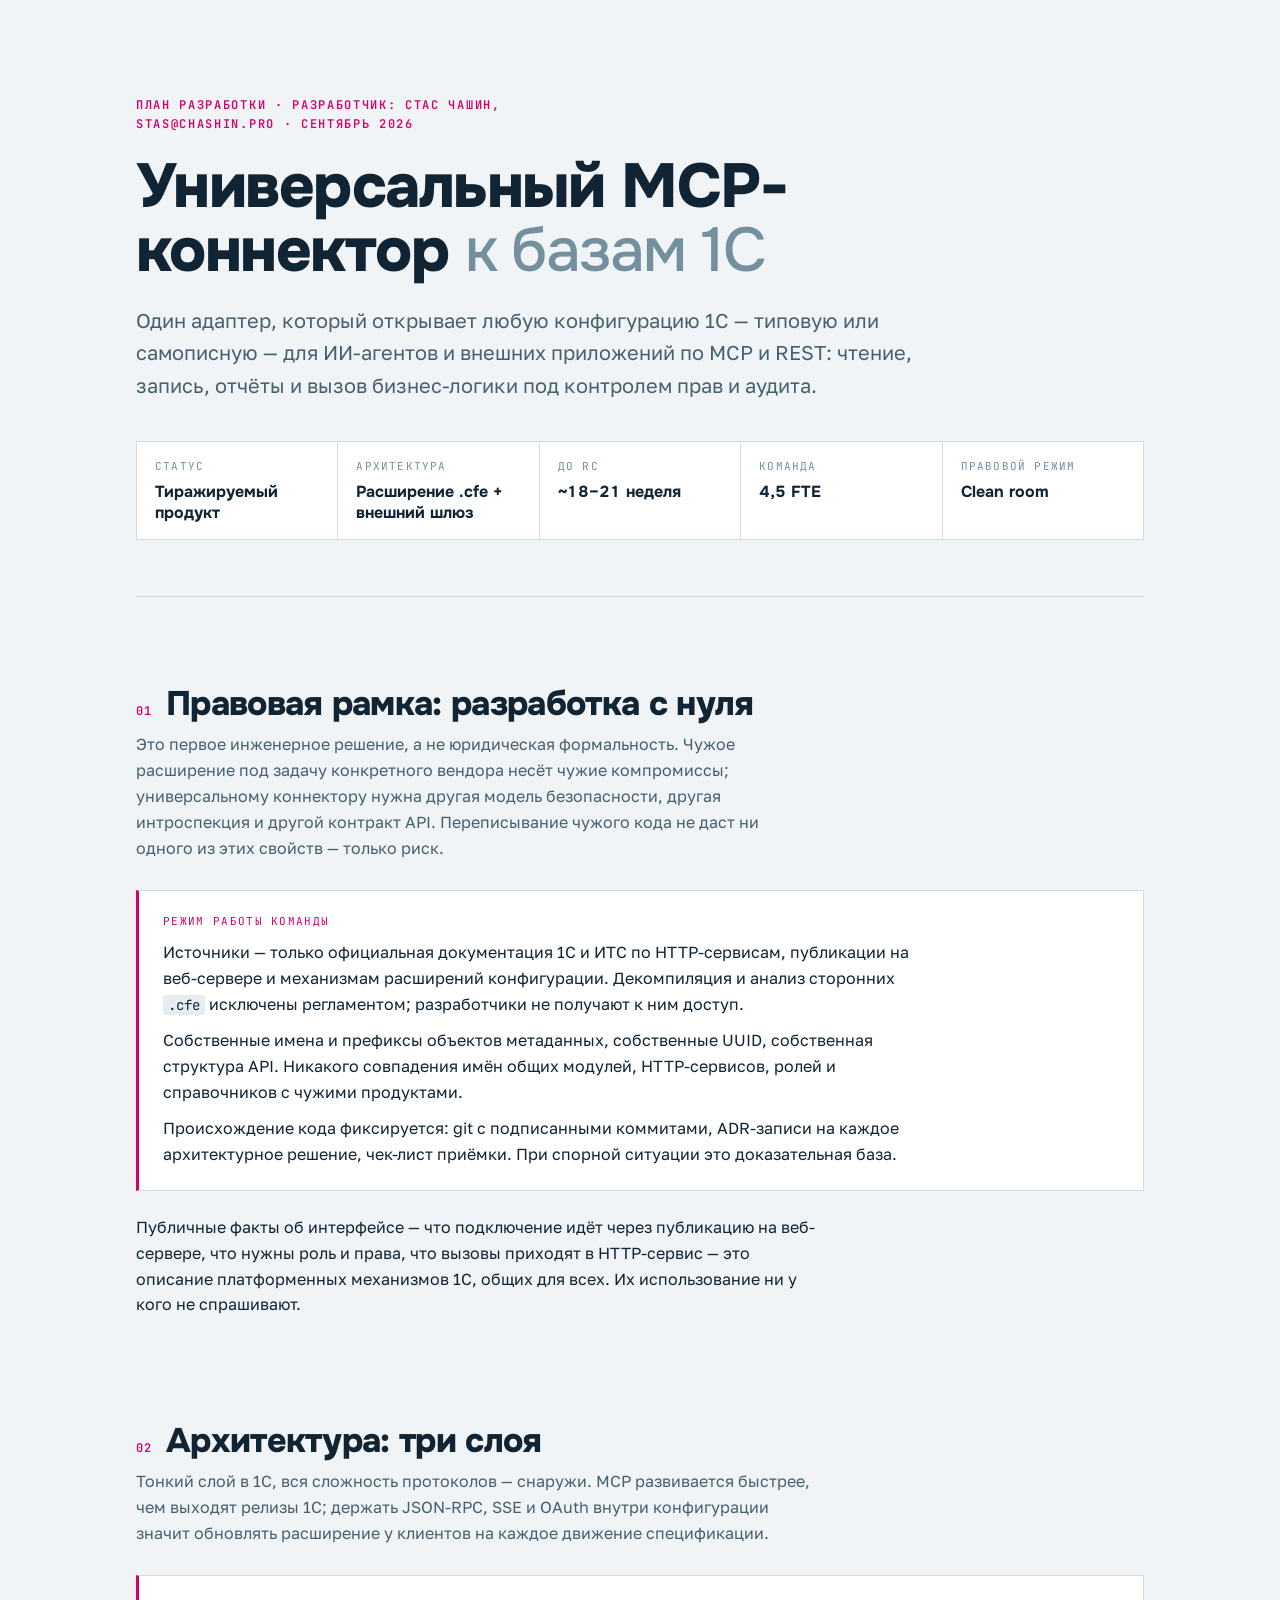
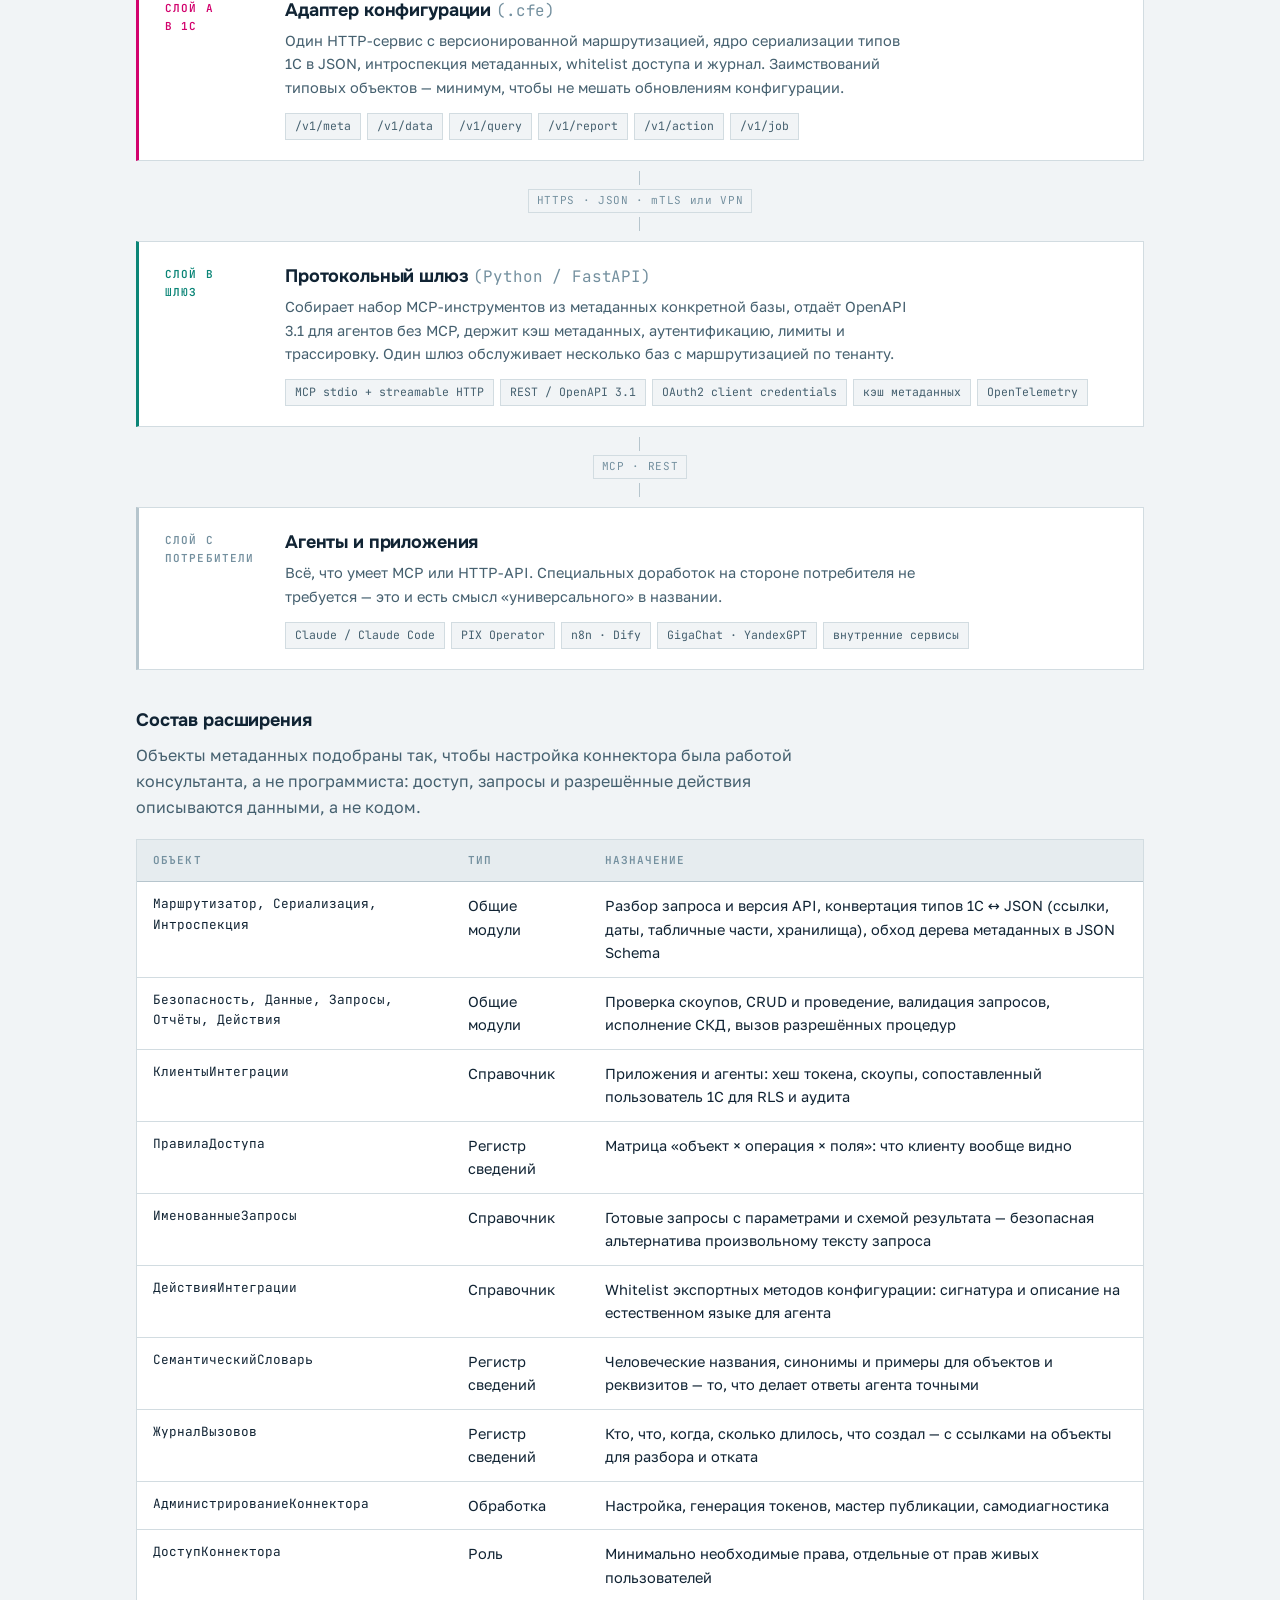
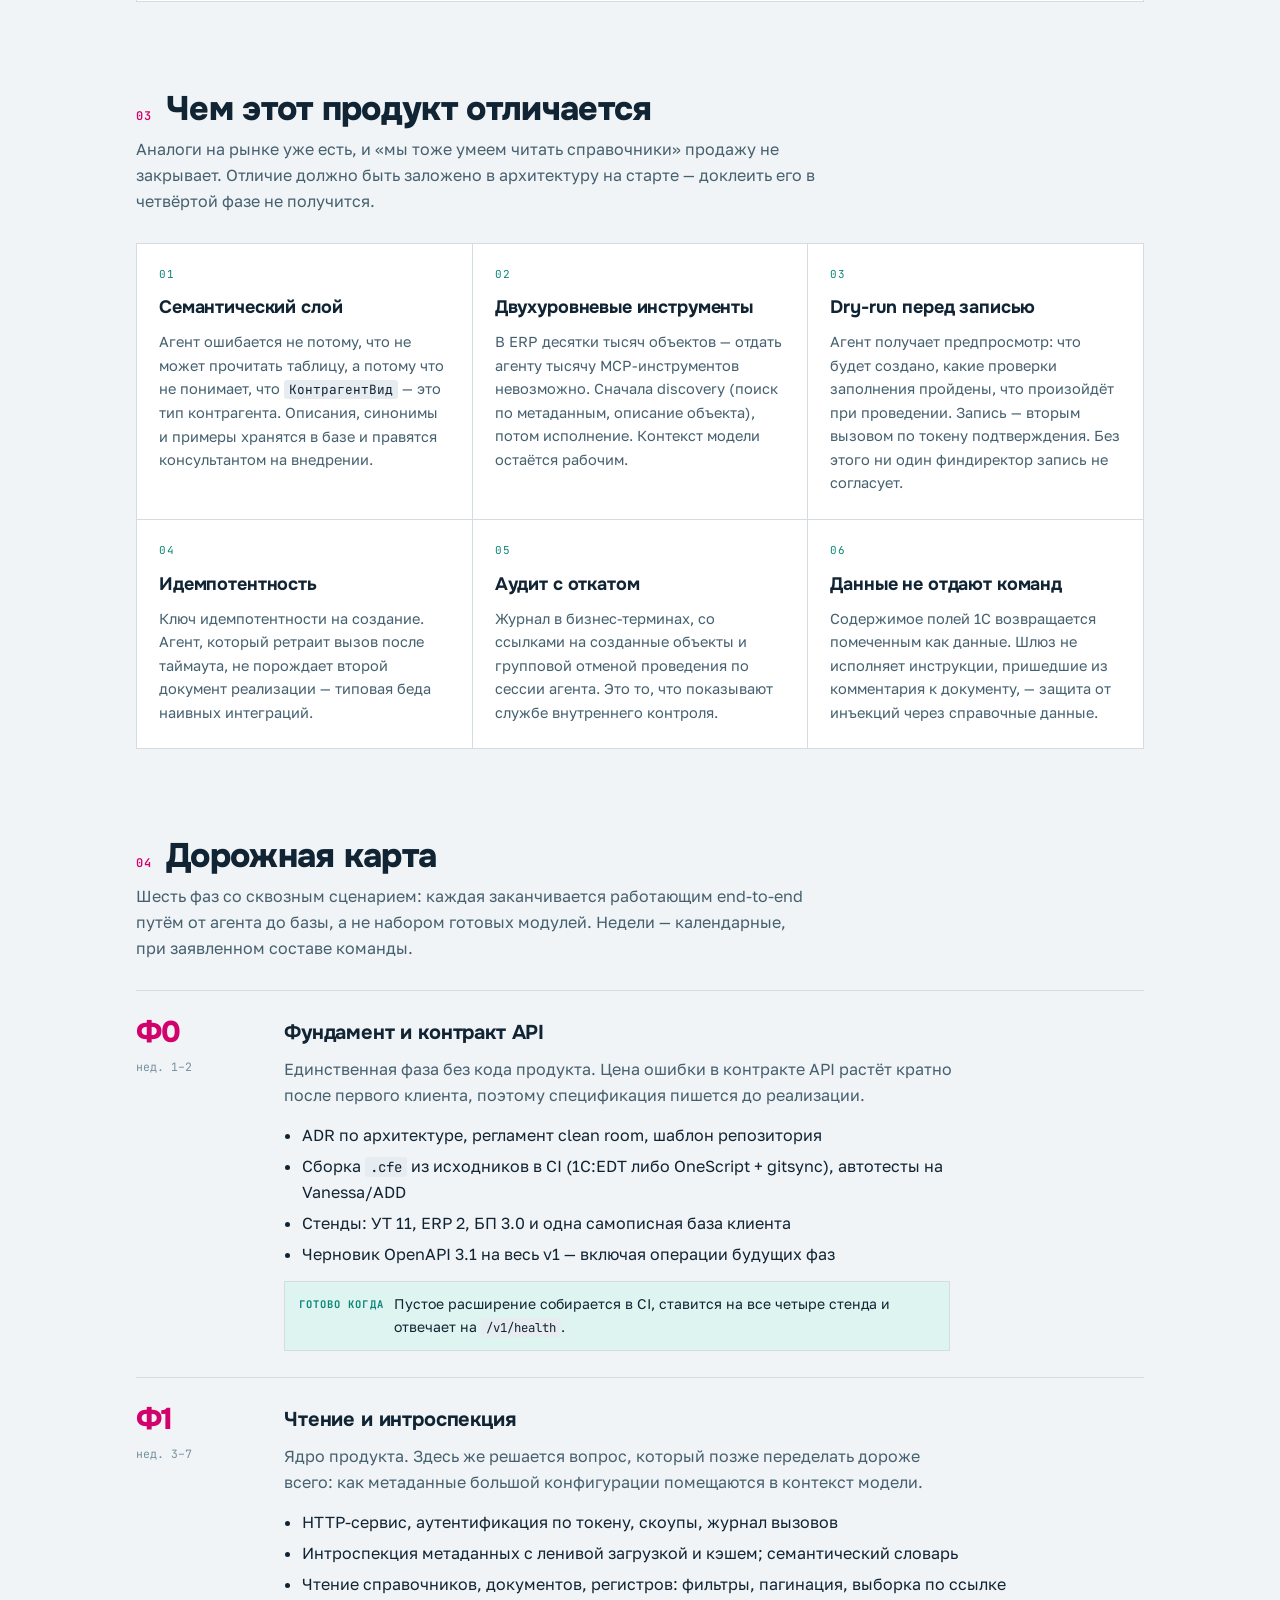
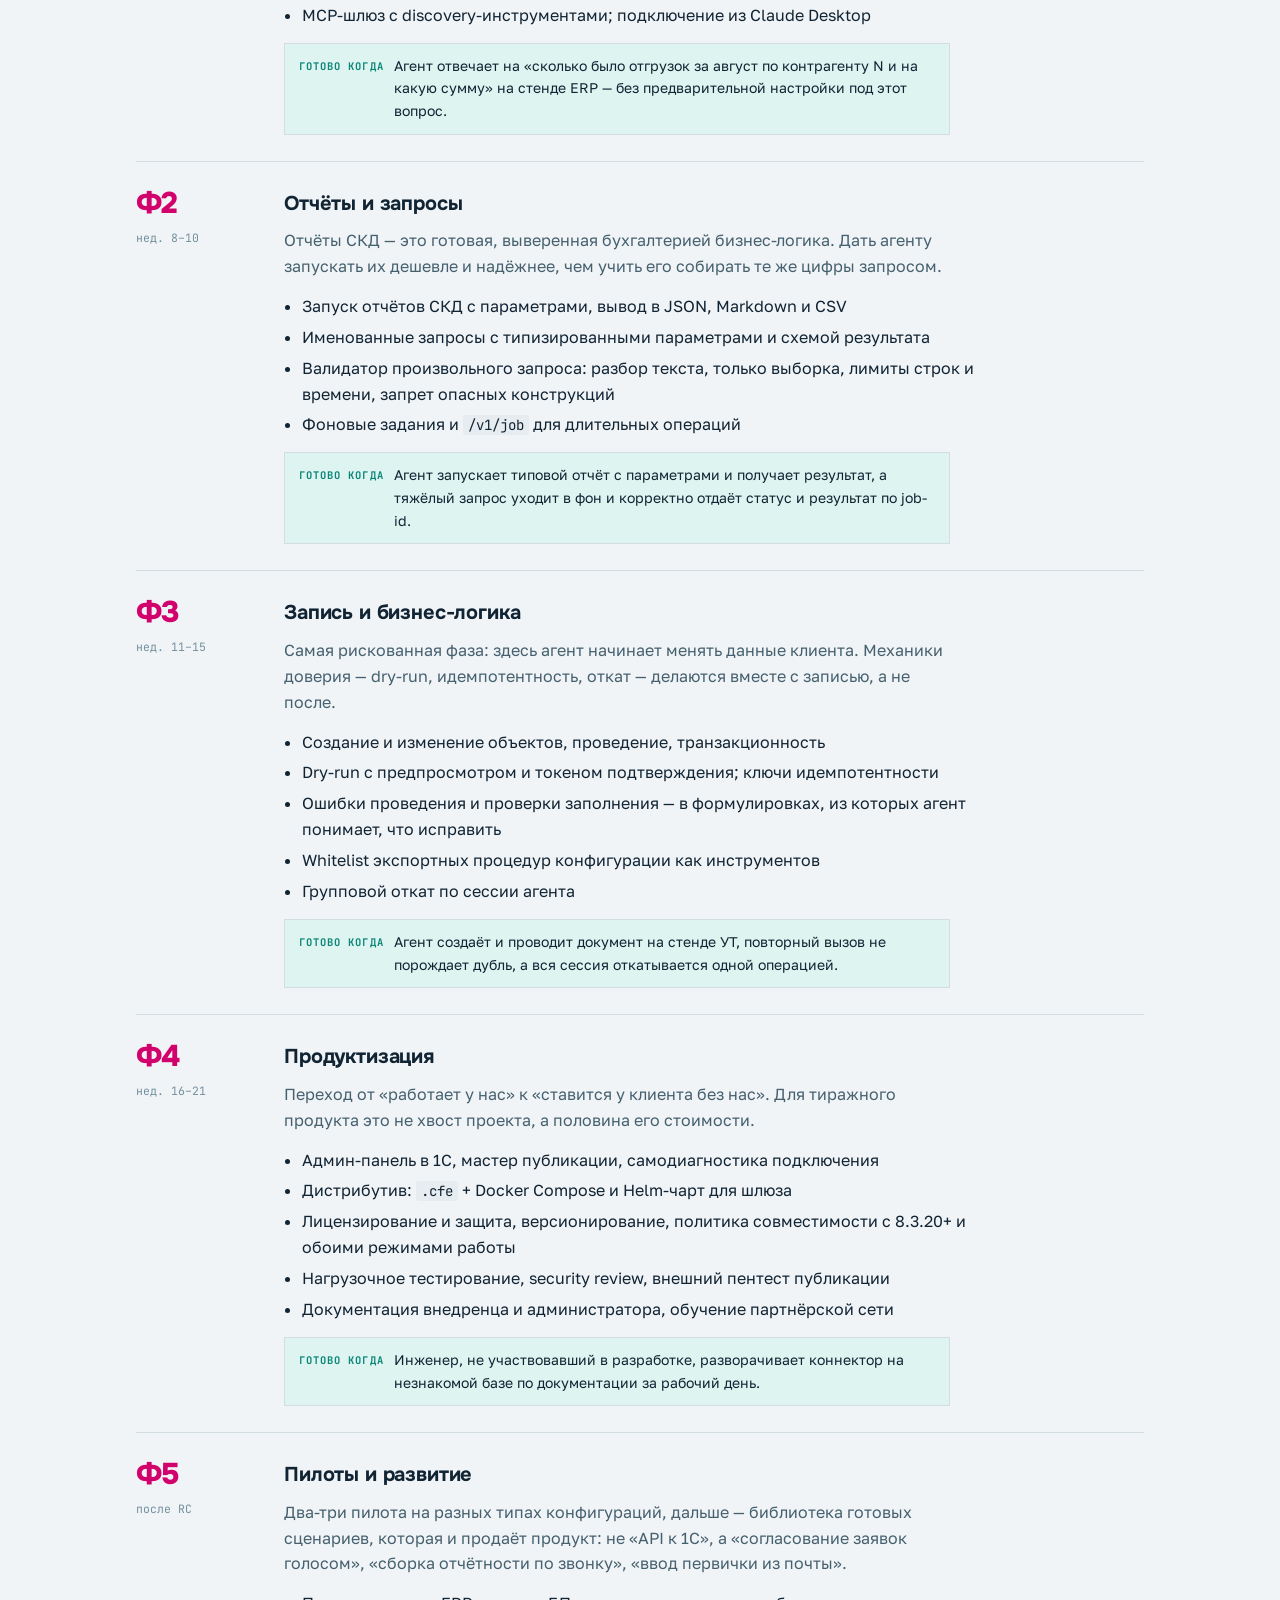
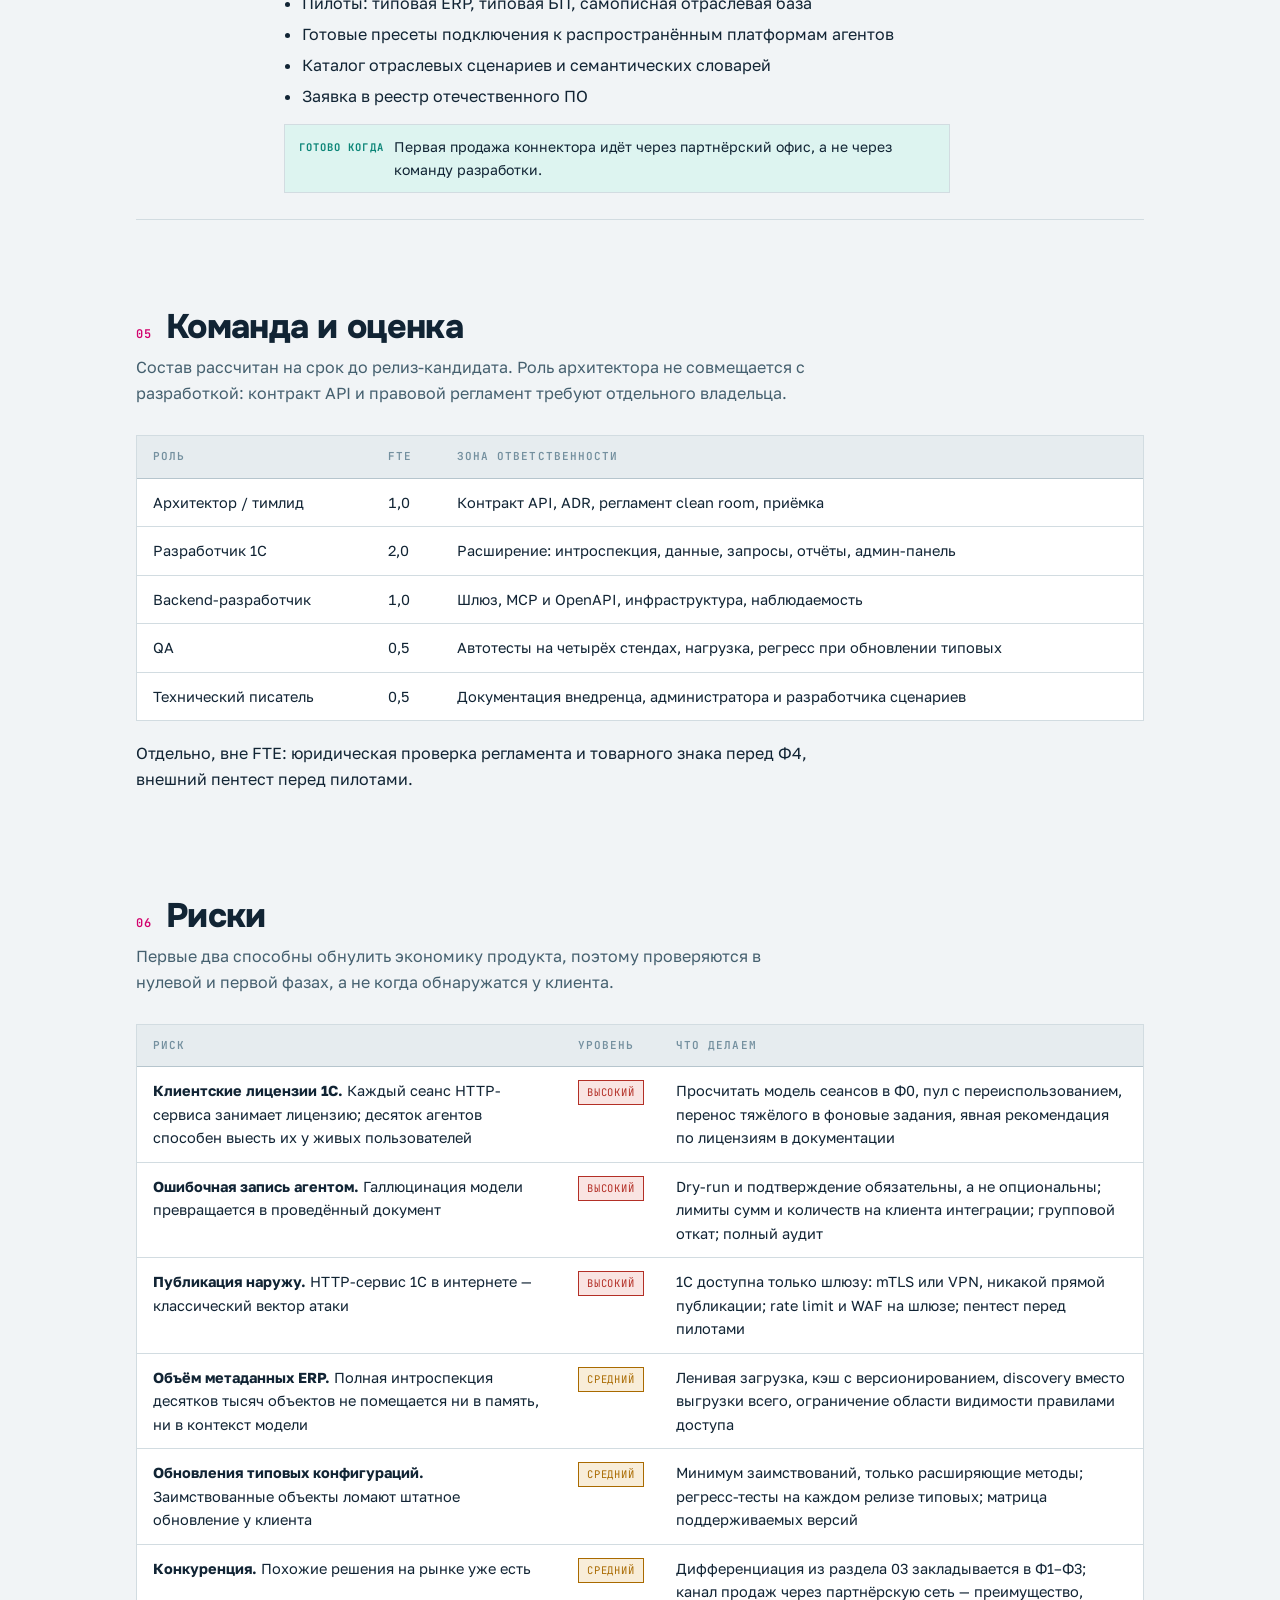
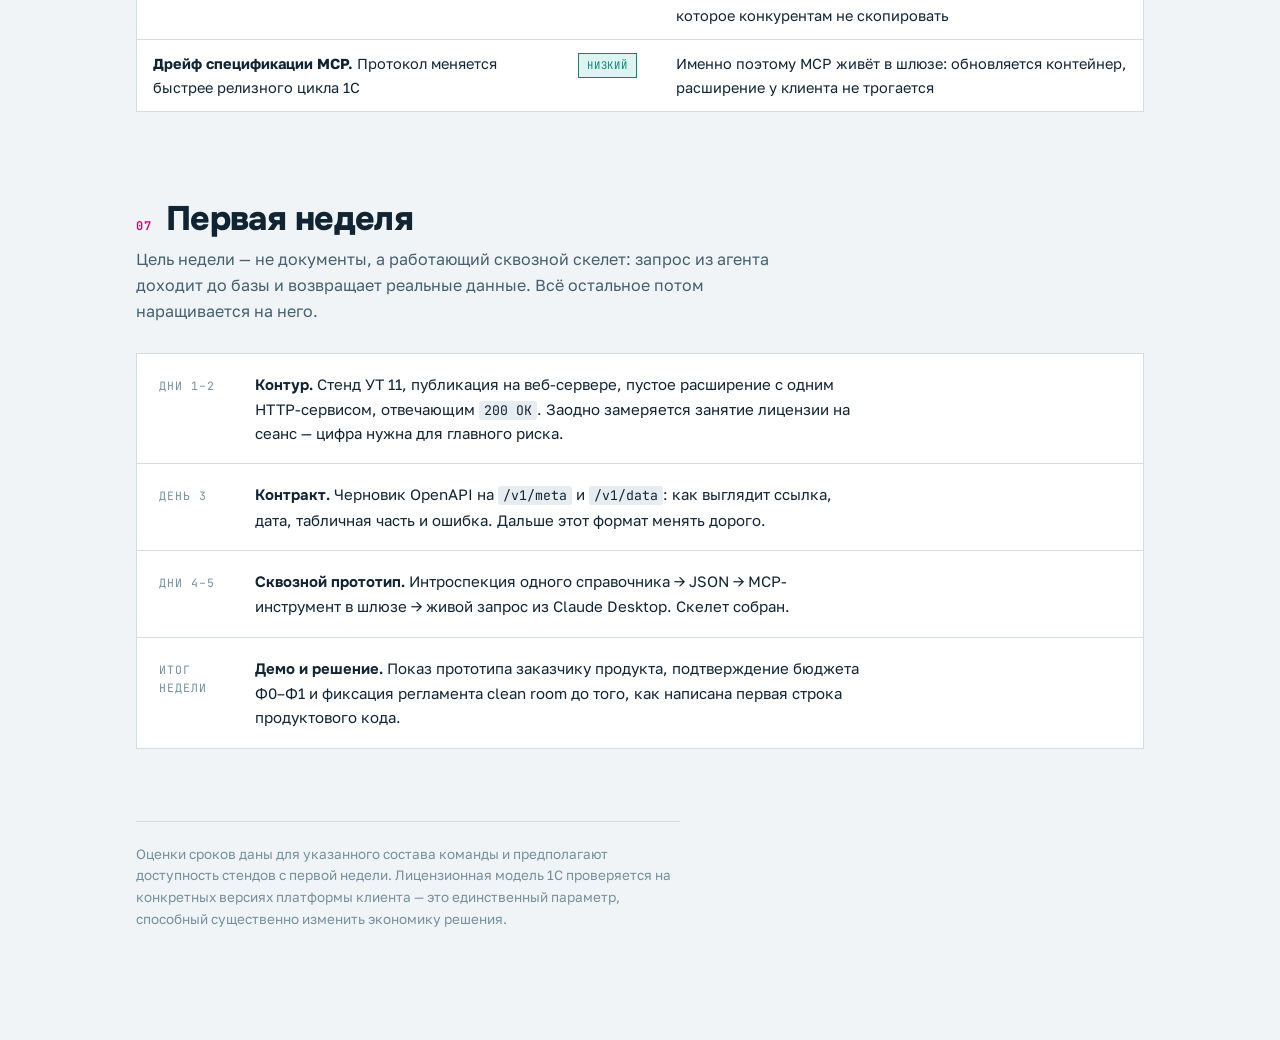
<file: План разработки MCP-коннектора 1С.html>
<!doctype html>
<html lang="ru">
<head>
<meta charset="utf-8">
<meta name="viewport" content="width=device-width, initial-scale=1">
<style>*{box-sizing:border-box}html{color-scheme:light dark}body{margin:0;font:14px system-ui,sans-serif}img{max-width:100%}[hidden]{display:none!important}</style>
<title>MCP-коннектор для 1С</title>
<link rel="stylesheet" href="https://fonts.googleapis.com/css2?family=Onest:wght@500;700;800&family=Golos+Text:wght@400;500;600&family=JetBrains+Mono:wght@400;600&display=swap">
<style>
  :root {
    --ground: #F1F4F6;
    --surface: #FFFFFF;
    --surface-2: #E6ECEF;
    --ink: #112434;
    --ink-2: #45606F;
    --ink-3: #74909F;
    --line: #D2DCE1;
    --line-strong: #B6C5CD;
    --accent: #D2026D;
    --accent-ink: #D2026D;
    --accent-soft: #FBE7F1;
    --teal: #0B8577;
    --teal-soft: #DDF4F0;
    --warn: #A96A00;
    --warn-soft: #F8EDD9;
    --crit: #B32F26;
    --crit-soft: #F9E4E2;
    --shadow: 0 1px 2px rgba(17,36,52,.06), 0 8px 24px -16px rgba(17,36,52,.28);

    --f-display: "Onest", "Segoe UI", system-ui, sans-serif;
    --f-body: "Golos Text", "Segoe UI", system-ui, sans-serif;
    --f-mono: "JetBrains Mono", ui-monospace, "SF Mono", Menlo, monospace;

    --col: 68ch;
    --pad: clamp(20px, 5vw, 56px);
  }

  @media (prefers-color-scheme: dark) {
    :root:not([data-theme="light"]) {
      --ground: #0A161E;
      --surface: #112434;
      --surface-2: #17303F;
      --ink: #E9F1F4;
      --ink-2: #A6BCC8;
      --ink-3: #75919F;
      --line: #223F4E;
      --line-strong: #315163;
      --accent: #FF4A96;
      --accent-ink: #FF7AB2;
      --accent-soft: #33122A;
      --teal: #35D4C0;
      --teal-soft: #0E3A38;
      --warn: #E9A94A;
      --warn-soft: #34290F;
      --crit: #FF7566;
      --crit-soft: #38191A;
      --shadow: 0 1px 2px rgba(0,0,0,.4), 0 10px 30px -18px rgba(0,0,0,.9);
    }
  }
  :root[data-theme="dark"] {
    --ground: #0A161E;
    --surface: #112434;
    --surface-2: #17303F;
    --ink: #E9F1F4;
    --ink-2: #A6BCC8;
    --ink-3: #75919F;
    --line: #223F4E;
    --line-strong: #315163;
    --accent: #FF4A96;
    --accent-ink: #FF7AB2;
    --accent-soft: #33122A;
    --teal: #35D4C0;
    --teal-soft: #0E3A38;
    --warn: #E9A94A;
    --warn-soft: #34290F;
    --crit: #FF7566;
    --crit-soft: #38191A;
    --shadow: 0 1px 2px rgba(0,0,0,.4), 0 10px 30px -18px rgba(0,0,0,.9);
  }

  * { box-sizing: border-box; }

  body {
    background: var(--ground);
    color: var(--ink);
    font-family: var(--f-body);
    font-size: 16px;
    line-height: 1.62;
    -webkit-font-smoothing: antialiased;
  }

  .wrap {
    max-width: 1120px;
    margin: 0 auto;
    padding: 0 var(--pad) 96px;
  }

  /* ---------- masthead ---------- */
  .masthead {
    padding: clamp(48px, 9vw, 96px) 0 40px;
    border-bottom: 1px solid var(--line);
  }
  .eyebrow {
    font-family: var(--f-mono);
    font-size: 12px;
    font-weight: 600;
    letter-spacing: .14em;
    text-transform: uppercase;
    color: var(--accent-ink);
    margin: 0 0 20px;
  }
  h1 {
    font-family: var(--f-display);
    font-weight: 800;
    font-size: clamp(34px, 6.2vw, 62px);
    line-height: 1.04;
    letter-spacing: -.025em;
    margin: 0 0 20px;
    text-wrap: balance;
    max-width: 16ch;
  }
  h1 .thin { color: var(--ink-3); font-weight: 500; }
  .standfirst {
    font-size: clamp(17px, 2.1vw, 20px);
    color: var(--ink-2);
    max-width: var(--col);
    margin: 0;
  }
  .factstrip {
    display: grid;
    grid-template-columns: repeat(auto-fit, minmax(160px, 1fr));
    gap: 1px;
    background: var(--line);
    border: 1px solid var(--line);
    margin-top: 40px;
  }
  .fact { background: var(--surface); padding: 16px 18px; }
  .fact dt {
    font-family: var(--f-mono);
    font-size: 11px;
    letter-spacing: .11em;
    text-transform: uppercase;
    color: var(--ink-3);
    margin: 0 0 6px;
  }
  .fact dd {
    margin: 0;
    font-family: var(--f-display);
    font-weight: 700;
    font-size: 16px;
    line-height: 1.3;
  }

  /* ---------- sections ---------- */
  section { padding-top: clamp(56px, 8vw, 88px); scroll-margin-top: 24px; }
  .sechead { display: flex; align-items: baseline; gap: 14px; margin-bottom: 8px; }
  .secnum {
    font-family: var(--f-mono);
    font-size: 12px;
    font-weight: 600;
    color: var(--accent-ink);
    letter-spacing: .08em;
    padding-top: 4px;
  }
  h2 {
    font-family: var(--f-display);
    font-weight: 800;
    font-size: clamp(25px, 3.6vw, 34px);
    letter-spacing: -.02em;
    line-height: 1.14;
    margin: 0;
    text-wrap: balance;
  }
  h3 {
    font-family: var(--f-display);
    font-weight: 700;
    font-size: 18px;
    letter-spacing: -.008em;
    margin: 0 0 8px;
  }
  .lede { color: var(--ink-2); max-width: var(--col); margin: 0 0 28px; }
  p { max-width: var(--col); }
  a { color: var(--accent-ink); }
  code, .mono { font-family: var(--f-mono); font-size: .88em; }
  code {
    background: var(--surface-2);
    padding: 1px 5px;
    border-radius: 3px;
    color: var(--ink);
  }

  /* ---------- callout ---------- */
  .callout {
    background: var(--surface);
    border: 1px solid var(--line);
    border-left: 3px solid var(--accent);
    padding: 22px 24px;
    display: grid;
    gap: 10px;
  }
  .callout p { margin: 0; max-width: 76ch; }
  .callout .k {
    font-family: var(--f-mono);
    font-size: 11px;
    letter-spacing: .12em;
    text-transform: uppercase;
    color: var(--accent-ink);
  }

  /* ---------- layer diagram ---------- */
  .stack { display: grid; gap: 0; margin: 8px 0 32px; }
  .layer {
    background: var(--surface);
    border: 1px solid var(--line);
    padding: 20px clamp(16px, 3vw, 26px);
    display: grid;
    grid-template-columns: 92px 1fr;
    gap: clamp(14px, 3vw, 28px);
  }
  .layer + .connector { justify-self: center; }
  .connector {
    display: grid;
    justify-items: center;
    gap: 4px;
    padding: 10px 0;
  }
  .connector .rail { width: 1px; height: 14px; background: var(--line-strong); }
  .connector .proto {
    font-family: var(--f-mono);
    font-size: 11px;
    letter-spacing: .06em;
    color: var(--ink-3);
    background: var(--ground);
    padding: 2px 8px;
    border: 1px solid var(--line);
  }
  .layer-tag {
    font-family: var(--f-mono);
    font-size: 11px;
    font-weight: 600;
    letter-spacing: .1em;
    text-transform: uppercase;
    color: var(--ink-3);
    padding-top: 4px;
  }
  .layer.a { border-left: 3px solid var(--accent); }
  .layer.b { border-left: 3px solid var(--teal); }
  .layer.c { border-left: 3px solid var(--line-strong); }
  .layer.a .layer-tag { color: var(--accent-ink); }
  .layer.b .layer-tag { color: var(--teal); }
  .layer h3 { margin-bottom: 4px; }
  .layer .sub { color: var(--ink-2); font-size: 14.5px; margin: 0 0 14px; max-width: 70ch; }
  .chips { display: flex; flex-wrap: wrap; gap: 6px; }
  .chip {
    font-family: var(--f-mono);
    font-size: 11.5px;
    padding: 3px 9px;
    border: 1px solid var(--line);
    background: var(--ground);
    color: var(--ink-2);
    white-space: nowrap;
  }

  /* ---------- tables ---------- */
  .tablewrap { overflow-x: auto; border: 1px solid var(--line); background: var(--surface); }
  table { border-collapse: collapse; width: 100%; min-width: 560px; font-size: 14.5px; }
  th, td { text-align: left; padding: 12px 16px; border-bottom: 1px solid var(--line); vertical-align: top; }
  thead th {
    font-family: var(--f-mono);
    font-size: 11px;
    font-weight: 600;
    letter-spacing: .1em;
    text-transform: uppercase;
    color: var(--ink-3);
    background: var(--surface-2);
    border-bottom: 1px solid var(--line-strong);
  }
  tbody tr:last-child td { border-bottom: 0; }
  td .mono { color: var(--ink); }
  .num { font-variant-numeric: tabular-nums; white-space: nowrap; }

  /* ---------- differentiators ---------- */
  .diffs { display: grid; grid-template-columns: repeat(auto-fit, minmax(258px, 1fr)); gap: 1px; background: var(--line); border: 1px solid var(--line); }
  .diff { background: var(--surface); padding: 22px 22px 24px; }
  .diff .n {
    font-family: var(--f-mono);
    font-size: 11px;
    color: var(--teal);
    letter-spacing: .1em;
    display: block;
    margin-bottom: 10px;
  }
  .diff p { font-size: 14.5px; color: var(--ink-2); margin: 0; }

  /* ---------- roadmap ---------- */
  .phases { display: grid; gap: 0; margin-top: 12px; }
  .phase {
    display: grid;
    grid-template-columns: 118px 1fr;
    gap: clamp(14px, 3vw, 30px);
    padding: 26px 0;
    border-top: 1px solid var(--line);
  }
  .phase:last-child { border-bottom: 1px solid var(--line); }
  .phase-id { position: relative; }
  .phase-id .p {
    font-family: var(--f-display);
    font-weight: 800;
    font-size: 30px;
    letter-spacing: -.03em;
    line-height: 1;
    color: var(--accent-ink);
  }
  .phase-id .wk {
    display: block;
    font-family: var(--f-mono);
    font-size: 11.5px;
    color: var(--ink-3);
    margin-top: 8px;
    font-variant-numeric: tabular-nums;
  }
  .phase-body h3 { font-size: 20px; }
  .phase-body > p { margin: 0 0 14px; color: var(--ink-2); }
  .deliverables { margin: 0 0 14px; padding-left: 18px; max-width: 74ch; }
  .deliverables li { margin-bottom: 5px; }
  .dod {
    display: flex;
    gap: 10px;
    align-items: flex-start;
    background: var(--teal-soft);
    border: 1px solid var(--line);
    padding: 11px 14px;
    max-width: 74ch;
    font-size: 14px;
  }
  .dod b {
    font-family: var(--f-mono);
    font-size: 10.5px;
    letter-spacing: .1em;
    text-transform: uppercase;
    color: var(--teal);
    white-space: nowrap;
    padding-top: 3px;
  }

  /* ---------- risk severity ---------- */
  .sev {
    display: inline-block;
    font-family: var(--f-mono);
    font-size: 10.5px;
    letter-spacing: .08em;
    text-transform: uppercase;
    padding: 3px 8px;
    border: 1px solid currentColor;
    white-space: nowrap;
  }
  .sev.high { color: var(--crit); background: var(--crit-soft); }
  .sev.mid { color: var(--warn); background: var(--warn-soft); }
  .sev.low { color: var(--teal); background: var(--teal-soft); }

  /* ---------- week one ---------- */
  .week { display: grid; gap: 1px; background: var(--line); border: 1px solid var(--line); }
  .day { background: var(--surface); padding: 18px 22px; display: grid; grid-template-columns: 76px 1fr; gap: 20px; align-items: baseline; }
  .day .d {
    font-family: var(--f-mono);
    font-size: 11.5px;
    letter-spacing: .08em;
    color: var(--ink-3);
    text-transform: uppercase;
  }
  .day p { margin: 0; font-size: 15px; }
  .day b { font-family: var(--f-display); font-weight: 700; }

  .foot {
    margin-top: 72px;
    padding-top: 22px;
    border-top: 1px solid var(--line);
    color: var(--ink-3);
    font-size: 13.5px;
    max-width: var(--col);
  }

  @media (max-width: 620px) {
    .layer { grid-template-columns: 1fr; gap: 12px; }
    .phase { grid-template-columns: 1fr; gap: 10px; }
    .phase-id { display: flex; align-items: baseline; gap: 14px; }
    .phase-id .wk { margin-top: 0; }
    .day { grid-template-columns: 1fr; gap: 6px; }
  }
  @media (prefers-reduced-motion: reduce) {
    * { animation: none !important; transition: none !important; }
  }
</style>
</head>
<body>
<div class="wrap">

  <header class="masthead">
    <p class="eyebrow">План разработки · Разработчик: Стас Чашин, Stas@Chashin.pro · сентябрь 2026</p>
    <h1>Универсальный MCP-коннектор <span class="thin">к базам 1С</span></h1>
    <p class="standfirst">Один адаптер, который открывает любую конфигурацию 1С — типовую или самописную — для ИИ-агентов и внешних приложений по MCP и REST: чтение, запись, отчёты и вызов бизнес-логики под контролем прав и аудита.</p>

    <dl class="factstrip">
      <div class="fact"><dt>Статус</dt><dd>Тиражируемый продукт</dd></div>
      <div class="fact"><dt>Архитектура</dt><dd>Расширение .cfe + внешний шлюз</dd></div>
      <div class="fact"><dt>До RC</dt><dd class="num">~18–21 неделя</dd></div>
      <div class="fact"><dt>Команда</dt><dd class="num">4,5 FTE</dd></div>
      <div class="fact"><dt>Правовой режим</dt><dd>Clean room</dd></div>
    </dl>
  </header>

  <section id="clean-room">
    <div class="sechead"><span class="secnum">01</span><h2>Правовая рамка: разработка с нуля</h2></div>
    <p class="lede">Это первое инженерное решение, а не юридическая формальность. Чужое расширение под задачу конкретного вендора несёт чужие компромиссы; универсальному коннектору нужна другая модель безопасности, другая интроспекция и другой контракт API. Переписывание чужого кода не даст ни одного из этих свойств — только риск.</p>

    <div class="callout">
      <span class="k">Режим работы команды</span>
      <p>Источники — только официальная документация 1С и ИТС по HTTP-сервисам, публикации на веб-сервере и механизмам расширений конфигурации. Декомпиляция и анализ сторонних <code>.cfe</code> исключены регламентом; разработчики не получают к ним доступ.</p>
      <p>Собственные имена и префиксы объектов метаданных, собственные UUID, собственная структура API. Никакого совпадения имён общих модулей, HTTP-сервисов, ролей и справочников с чужими продуктами.</p>
      <p>Происхождение кода фиксируется: git с подписанными коммитами, ADR-записи на каждое архитектурное решение, чек-лист приёмки. При спорной ситуации это доказательная база.</p>
    </div>

    <p style="margin-top:24px">Публичные факты об интерфейсе — что подключение идёт через публикацию на веб-сервере, что нужны роль и права, что вызовы приходят в HTTP-сервис — это описание платформенных механизмов 1С, общих для всех. Их использование ни у кого не спрашивают.</p>
  </section>

  <section id="architecture">
    <div class="sechead"><span class="secnum">02</span><h2>Архитектура: три слоя</h2></div>
    <p class="lede">Тонкий слой в 1С, вся сложность протоколов — снаружи. MCP развивается быстрее, чем выходят релизы 1С; держать JSON-RPC, SSE и OAuth внутри конфигурации значит обновлять расширение у клиентов на каждое движение спецификации.</p>

    <div class="stack">
      <div class="layer a">
        <div class="layer-tag">Слой A<br>в 1С</div>
        <div>
          <h3>Адаптер конфигурации <span class="mono" style="color:var(--ink-3);font-weight:400">(.cfe)</span></h3>
          <p class="sub">Один HTTP-сервис с версионированной маршрутизацией, ядро сериализации типов 1С в JSON, интроспекция метаданных, whitelist доступа и журнал. Заимствований типовых объектов — минимум, чтобы не мешать обновлениям конфигурации.</p>
          <div class="chips">
            <span class="chip">/v1/meta</span>
            <span class="chip">/v1/data</span>
            <span class="chip">/v1/query</span>
            <span class="chip">/v1/report</span>
            <span class="chip">/v1/action</span>
            <span class="chip">/v1/job</span>
          </div>
        </div>
      </div>

      <div class="connector"><span class="rail"></span><span class="proto">HTTPS · JSON · mTLS или VPN</span><span class="rail"></span></div>

      <div class="layer b">
        <div class="layer-tag">Слой B<br>шлюз</div>
        <div>
          <h3>Протокольный шлюз <span class="mono" style="color:var(--ink-3);font-weight:400">(Python / FastAPI)</span></h3>
          <p class="sub">Собирает набор MCP-инструментов из метаданных конкретной базы, отдаёт OpenAPI 3.1 для агентов без MCP, держит кэш метаданных, аутентификацию, лимиты и трассировку. Один шлюз обслуживает несколько баз с маршрутизацией по тенанту.</p>
          <div class="chips">
            <span class="chip">MCP stdio + streamable HTTP</span>
            <span class="chip">REST / OpenAPI 3.1</span>
            <span class="chip">OAuth2 client credentials</span>
            <span class="chip">кэш метаданных</span>
            <span class="chip">OpenTelemetry</span>
          </div>
        </div>
      </div>

      <div class="connector"><span class="rail"></span><span class="proto">MCP · REST</span><span class="rail"></span></div>

      <div class="layer c">
        <div class="layer-tag">Слой C<br>потребители</div>
        <div>
          <h3>Агенты и приложения</h3>
          <p class="sub">Всё, что умеет MCP или HTTP-API. Специальных доработок на стороне потребителя не требуется — это и есть смысл «универсального» в названии.</p>
          <div class="chips">
            <span class="chip">Claude / Claude Code</span>
            <span class="chip">PIX Operator</span>
            <span class="chip">n8n · Dify</span>
            <span class="chip">GigaChat · YandexGPT</span>
            <span class="chip">внутренние сервисы</span>
          </div>
        </div>
      </div>
    </div>

    <h3 style="margin-top:36px">Состав расширения</h3>
    <p class="lede" style="margin-bottom:18px">Объекты метаданных подобраны так, чтобы настройка коннектора была работой консультанта, а не программиста: доступ, запросы и разрешённые действия описываются данными, а не кодом.</p>

    <div class="tablewrap">
      <table>
        <thead>
          <tr><th>Объект</th><th>Тип</th><th>Назначение</th></tr>
        </thead>
        <tbody>
          <tr><td class="mono">Маршрутизатор, Сериализация, Интроспекция</td><td>Общие модули</td><td>Разбор запроса и версия API, конвертация типов 1С ↔ JSON (ссылки, даты, табличные части, хранилища), обход дерева метаданных в JSON Schema</td></tr>
          <tr><td class="mono">Безопасность, Данные, Запросы, Отчёты, Действия</td><td>Общие модули</td><td>Проверка скоупов, CRUD и проведение, валидация запросов, исполнение СКД, вызов разрешённых процедур</td></tr>
          <tr><td class="mono">КлиентыИнтеграции</td><td>Справочник</td><td>Приложения и агенты: хеш токена, скоупы, сопоставленный пользователь 1С для RLS и аудита</td></tr>
          <tr><td class="mono">ПравилаДоступа</td><td>Регистр сведений</td><td>Матрица «объект × операция × поля»: что клиенту вообще видно</td></tr>
          <tr><td class="mono">ИменованныеЗапросы</td><td>Справочник</td><td>Готовые запросы с параметрами и схемой результата — безопасная альтернатива произвольному тексту запроса</td></tr>
          <tr><td class="mono">ДействияИнтеграции</td><td>Справочник</td><td>Whitelist экспортных методов конфигурации: сигнатура и описание на естественном языке для агента</td></tr>
          <tr><td class="mono">СемантическийСловарь</td><td>Регистр сведений</td><td>Человеческие названия, синонимы и примеры для объектов и реквизитов — то, что делает ответы агента точными</td></tr>
          <tr><td class="mono">ЖурналВызовов</td><td>Регистр сведений</td><td>Кто, что, когда, сколько длилось, что создал — с ссылками на объекты для разбора и отката</td></tr>
          <tr><td class="mono">АдминистрированиеКоннектора</td><td>Обработка</td><td>Настройка, генерация токенов, мастер публикации, самодиагностика</td></tr>
          <tr><td class="mono">ДоступКоннектора</td><td>Роль</td><td>Минимально необходимые права, отдельные от прав живых пользователей</td></tr>
        </tbody>
      </table>
    </div>
  </section>

  <section id="differentiators">
    <div class="sechead"><span class="secnum">03</span><h2>Чем этот продукт отличается</h2></div>
    <p class="lede">Аналоги на рынке уже есть, и «мы тоже умеем читать справочники» продажу не закрывает. Отличие должно быть заложено в архитектуру на старте — доклеить его в четвёртой фазе не получится.</p>

    <div class="diffs">
      <div class="diff">
        <span class="n">01</span>
        <h3>Семантический слой</h3>
        <p>Агент ошибается не потому, что не может прочитать таблицу, а потому что не понимает, что <code>КонтрагентВид</code> — это тип контрагента. Описания, синонимы и примеры хранятся в базе и правятся консультантом на внедрении.</p>
      </div>
      <div class="diff">
        <span class="n">02</span>
        <h3>Двухуровневые инструменты</h3>
        <p>В ERP десятки тысяч объектов — отдать агенту тысячу MCP-инструментов невозможно. Сначала discovery (поиск по метаданным, описание объекта), потом исполнение. Контекст модели остаётся рабочим.</p>
      </div>
      <div class="diff">
        <span class="n">03</span>
        <h3>Dry-run перед записью</h3>
        <p>Агент получает предпросмотр: что будет создано, какие проверки заполнения пройдены, что произойдёт при проведении. Запись — вторым вызовом по токену подтверждения. Без этого ни один финдиректор запись не согласует.</p>
      </div>
      <div class="diff">
        <span class="n">04</span>
        <h3>Идемпотентность</h3>
        <p>Ключ идемпотентности на создание. Агент, который ретраит вызов после таймаута, не порождает второй документ реализации — типовая беда наивных интеграций.</p>
      </div>
      <div class="diff">
        <span class="n">05</span>
        <h3>Аудит с откатом</h3>
        <p>Журнал в бизнес-терминах, со ссылками на созданные объекты и групповой отменой проведения по сессии агента. Это то, что показывают службе внутреннего контроля.</p>
      </div>
      <div class="diff">
        <span class="n">06</span>
        <h3>Данные не отдают команд</h3>
        <p>Содержимое полей 1С возвращается помеченным как данные. Шлюз не исполняет инструкции, пришедшие из комментария к документу, — защита от инъекций через справочные данные.</p>
      </div>
    </div>
  </section>

  <section id="roadmap">
    <div class="sechead"><span class="secnum">04</span><h2>Дорожная карта</h2></div>
    <p class="lede">Шесть фаз со сквозным сценарием: каждая заканчивается работающим end-to-end путём от агента до базы, а не набором готовых модулей. Недели — календарные, при заявленном составе команды.</p>

    <div class="phases">

      <div class="phase">
        <div class="phase-id"><span class="p">Ф0</span><span class="wk">нед. 1–2</span></div>
        <div class="phase-body">
          <h3>Фундамент и контракт API</h3>
          <p>Единственная фаза без кода продукта. Цена ошибки в контракте API растёт кратно после первого клиента, поэтому спецификация пишется до реализации.</p>
          <ul class="deliverables">
            <li>ADR по архитектуре, регламент clean room, шаблон репозитория</li>
            <li>Сборка <code>.cfe</code> из исходников в CI (1C:EDT либо OneScript + gitsync), автотесты на Vanessa/ADD</li>
            <li>Стенды: УТ 11, ERP 2, БП 3.0 и одна самописная база клиента</li>
            <li>Черновик OpenAPI 3.1 на весь v1 — включая операции будущих фаз</li>
          </ul>
          <div class="dod"><b>Готово когда</b><span>Пустое расширение собирается в CI, ставится на все четыре стенда и отвечает на <code>/v1/health</code>.</span></div>
        </div>
      </div>

      <div class="phase">
        <div class="phase-id"><span class="p">Ф1</span><span class="wk">нед. 3–7</span></div>
        <div class="phase-body">
          <h3>Чтение и интроспекция</h3>
          <p>Ядро продукта. Здесь же решается вопрос, который позже переделать дороже всего: как метаданные большой конфигурации помещаются в контекст модели.</p>
          <ul class="deliverables">
            <li>HTTP-сервис, аутентификация по токену, скоупы, журнал вызовов</li>
            <li>Интроспекция метаданных с ленивой загрузкой и кэшем; семантический словарь</li>
            <li>Чтение справочников, документов, регистров: фильтры, пагинация, выборка по ссылке</li>
            <li>MCP-шлюз с discovery-инструментами; подключение из Claude Desktop</li>
          </ul>
          <div class="dod"><b>Готово когда</b><span>Агент отвечает на «сколько было отгрузок за август по контрагенту N и на какую сумму» на стенде ERP — без предварительной настройки под этот вопрос.</span></div>
        </div>
      </div>

      <div class="phase">
        <div class="phase-id"><span class="p">Ф2</span><span class="wk">нед. 8–10</span></div>
        <div class="phase-body">
          <h3>Отчёты и запросы</h3>
          <p>Отчёты СКД — это готовая, выверенная бухгалтерией бизнес-логика. Дать агенту запускать их дешевле и надёжнее, чем учить его собирать те же цифры запросом.</p>
          <ul class="deliverables">
            <li>Запуск отчётов СКД с параметрами, вывод в JSON, Markdown и CSV</li>
            <li>Именованные запросы с типизированными параметрами и схемой результата</li>
            <li>Валидатор произвольного запроса: разбор текста, только выборка, лимиты строк и времени, запрет опасных конструкций</li>
            <li>Фоновые задания и <code>/v1/job</code> для длительных операций</li>
          </ul>
          <div class="dod"><b>Готово когда</b><span>Агент запускает типовой отчёт с параметрами и получает результат, а тяжёлый запрос уходит в фон и корректно отдаёт статус и результат по job-id.</span></div>
        </div>
      </div>

      <div class="phase">
        <div class="phase-id"><span class="p">Ф3</span><span class="wk">нед. 11–15</span></div>
        <div class="phase-body">
          <h3>Запись и бизнес-логика</h3>
          <p>Самая рискованная фаза: здесь агент начинает менять данные клиента. Механики доверия — dry-run, идемпотентность, откат — делаются вместе с записью, а не после.</p>
          <ul class="deliverables">
            <li>Создание и изменение объектов, проведение, транзакционность</li>
            <li>Dry-run с предпросмотром и токеном подтверждения; ключи идемпотентности</li>
            <li>Ошибки проведения и проверки заполнения — в формулировках, из которых агент понимает, что исправить</li>
            <li>Whitelist экспортных процедур конфигурации как инструментов</li>
            <li>Групповой откат по сессии агента</li>
          </ul>
          <div class="dod"><b>Готово когда</b><span>Агент создаёт и проводит документ на стенде УТ, повторный вызов не порождает дубль, а вся сессия откатывается одной операцией.</span></div>
        </div>
      </div>

      <div class="phase">
        <div class="phase-id"><span class="p">Ф4</span><span class="wk">нед. 16–21</span></div>
        <div class="phase-body">
          <h3>Продуктизация</h3>
          <p>Переход от «работает у нас» к «ставится у клиента без нас». Для тиражного продукта это не хвост проекта, а половина его стоимости.</p>
          <ul class="deliverables">
            <li>Админ-панель в 1С, мастер публикации, самодиагностика подключения</li>
            <li>Дистрибутив: <code>.cfe</code> + Docker Compose и Helm-чарт для шлюза</li>
            <li>Лицензирование и защита, версионирование, политика совместимости с 8.3.20+ и обоими режимами работы</li>
            <li>Нагрузочное тестирование, security review, внешний пентест публикации</li>
            <li>Документация внедренца и администратора, обучение партнёрской сети</li>
          </ul>
          <div class="dod"><b>Готово когда</b><span>Инженер, не участвовавший в разработке, разворачивает коннектор на незнакомой базе по документации за рабочий день.</span></div>
        </div>
      </div>

      <div class="phase">
        <div class="phase-id"><span class="p">Ф5</span><span class="wk">после RC</span></div>
        <div class="phase-body">
          <h3>Пилоты и развитие</h3>
          <p>Два-три пилота на разных типах конфигураций, дальше — библиотека готовых сценариев, которая и продаёт продукт: не «API к 1С», а «согласование заявок голосом», «сборка отчётности по звонку», «ввод первички из почты».</p>
          <ul class="deliverables">
            <li>Пилоты: типовая ERP, типовая БП, самописная отраслевая база</li>
            <li>Готовые пресеты подключения к распространённым платформам агентов</li>
            <li>Каталог отраслевых сценариев и семантических словарей</li>
            <li>Заявка в реестр отечественного ПО</li>
          </ul>
          <div class="dod"><b>Готово когда</b><span>Первая продажа коннектора идёт через партнёрский офис, а не через команду разработки.</span></div>
        </div>
      </div>

    </div>
  </section>

  <section id="team">
    <div class="sechead"><span class="secnum">05</span><h2>Команда и оценка</h2></div>
    <p class="lede">Состав рассчитан на срок до релиз-кандидата. Роль архитектора не совмещается с разработкой: контракт API и правовой регламент требуют отдельного владельца.</p>

    <div class="tablewrap">
      <table>
        <thead><tr><th>Роль</th><th class="num">FTE</th><th>Зона ответственности</th></tr></thead>
        <tbody>
          <tr><td>Архитектор / тимлид</td><td class="num">1,0</td><td>Контракт API, ADR, регламент clean room, приёмка</td></tr>
          <tr><td>Разработчик 1С</td><td class="num">2,0</td><td>Расширение: интроспекция, данные, запросы, отчёты, админ-панель</td></tr>
          <tr><td>Backend-разработчик</td><td class="num">1,0</td><td>Шлюз, MCP и OpenAPI, инфраструктура, наблюдаемость</td></tr>
          <tr><td>QA</td><td class="num">0,5</td><td>Автотесты на четырёх стендах, нагрузка, регресс при обновлении типовых</td></tr>
          <tr><td>Технический писатель</td><td class="num">0,5</td><td>Документация внедренца, администратора и разработчика сценариев</td></tr>
        </tbody>
      </table>
    </div>
    <p style="margin-top:20px">Отдельно, вне FTE: юридическая проверка регламента и товарного знака перед Ф4, внешний пентест перед пилотами.</p>
  </section>

  <section id="risks">
    <div class="sechead"><span class="secnum">06</span><h2>Риски</h2></div>
    <p class="lede">Первые два способны обнулить экономику продукта, поэтому проверяются в нулевой и первой фазах, а не когда обнаружатся у клиента.</p>

    <div class="tablewrap">
      <table>
        <thead><tr><th>Риск</th><th>Уровень</th><th>Что делаем</th></tr></thead>
        <tbody>
          <tr>
            <td><b>Клиентские лицензии 1С.</b> Каждый сеанс HTTP-сервиса занимает лицензию; десяток агентов способен выесть их у живых пользователей</td>
            <td><span class="sev high">Высокий</span></td>
            <td>Просчитать модель сеансов в Ф0, пул с переиспользованием, перенос тяжёлого в фоновые задания, явная рекомендация по лицензиям в документации</td>
          </tr>
          <tr>
            <td><b>Ошибочная запись агентом.</b> Галлюцинация модели превращается в проведённый документ</td>
            <td><span class="sev high">Высокий</span></td>
            <td>Dry-run и подтверждение обязательны, а не опциональны; лимиты сумм и количеств на клиента интеграции; групповой откат; полный аудит</td>
          </tr>
          <tr>
            <td><b>Публикация наружу.</b> HTTP-сервис 1С в интернете — классический вектор атаки</td>
            <td><span class="sev high">Высокий</span></td>
            <td>1С доступна только шлюзу: mTLS или VPN, никакой прямой публикации; rate limit и WAF на шлюзе; пентест перед пилотами</td>
          </tr>
          <tr>
            <td><b>Объём метаданных ERP.</b> Полная интроспекция десятков тысяч объектов не помещается ни в память, ни в контекст модели</td>
            <td><span class="sev mid">Средний</span></td>
            <td>Ленивая загрузка, кэш с версионированием, discovery вместо выгрузки всего, ограничение области видимости правилами доступа</td>
          </tr>
          <tr>
            <td><b>Обновления типовых конфигураций.</b> Заимствованные объекты ломают штатное обновление у клиента</td>
            <td><span class="sev mid">Средний</span></td>
            <td>Минимум заимствований, только расширяющие методы; регресс-тесты на каждом релизе типовых; матрица поддерживаемых версий</td>
          </tr>
          <tr>
            <td><b>Конкуренция.</b> Похожие решения на рынке уже есть</td>
            <td><span class="sev mid">Средний</span></td>
            <td>Дифференциация из раздела 03 закладывается в Ф1–Ф3; канал продаж через партнёрскую сеть — преимущество, которое конкурентам не скопировать</td>
          </tr>
          <tr>
            <td><b>Дрейф спецификации MCP.</b> Протокол меняется быстрее релизного цикла 1С</td>
            <td><span class="sev low">Низкий</span></td>
            <td>Именно поэтому MCP живёт в шлюзе: обновляется контейнер, расширение у клиента не трогается</td>
          </tr>
        </tbody>
      </table>
    </div>
  </section>

  <section id="week-one">
    <div class="sechead"><span class="secnum">07</span><h2>Первая неделя</h2></div>
    <p class="lede">Цель недели — не документы, а работающий сквозной скелет: запрос из агента доходит до базы и возвращает реальные данные. Всё остальное потом наращивается на него.</p>

    <div class="week">
      <div class="day"><span class="d">Дни 1–2</span><p><b>Контур.</b> Стенд УТ 11, публикация на веб-сервере, пустое расширение с одним HTTP-сервисом, отвечающим <code>200 OK</code>. Заодно замеряется занятие лицензии на сеанс — цифра нужна для главного риска.</p></div>
      <div class="day"><span class="d">День 3</span><p><b>Контракт.</b> Черновик OpenAPI на <code>/v1/meta</code> и <code>/v1/data</code>: как выглядит ссылка, дата, табличная часть и ошибка. Дальше этот формат менять дорого.</p></div>
      <div class="day"><span class="d">Дни 4–5</span><p><b>Сквозной прототип.</b> Интроспекция одного справочника → JSON → MCP-инструмент в шлюзе → живой запрос из Claude Desktop. Скелет собран.</p></div>
      <div class="day"><span class="d">Итог недели</span><p><b>Демо и решение.</b> Показ прототипа заказчику продукта, подтверждение бюджета Ф0–Ф1 и фиксация регламента clean room до того, как написана первая строка продуктового кода.</p></div>
    </div>
  </section>

  <p class="foot">Оценки сроков даны для указанного состава команды и предполагают доступность стендов с первой недели. Лицензионная модель 1С проверяется на конкретных версиях платформы клиента — это единственный параметр, способный существенно изменить экономику решения.</p>

</div>
</body>
</html>
</file>
